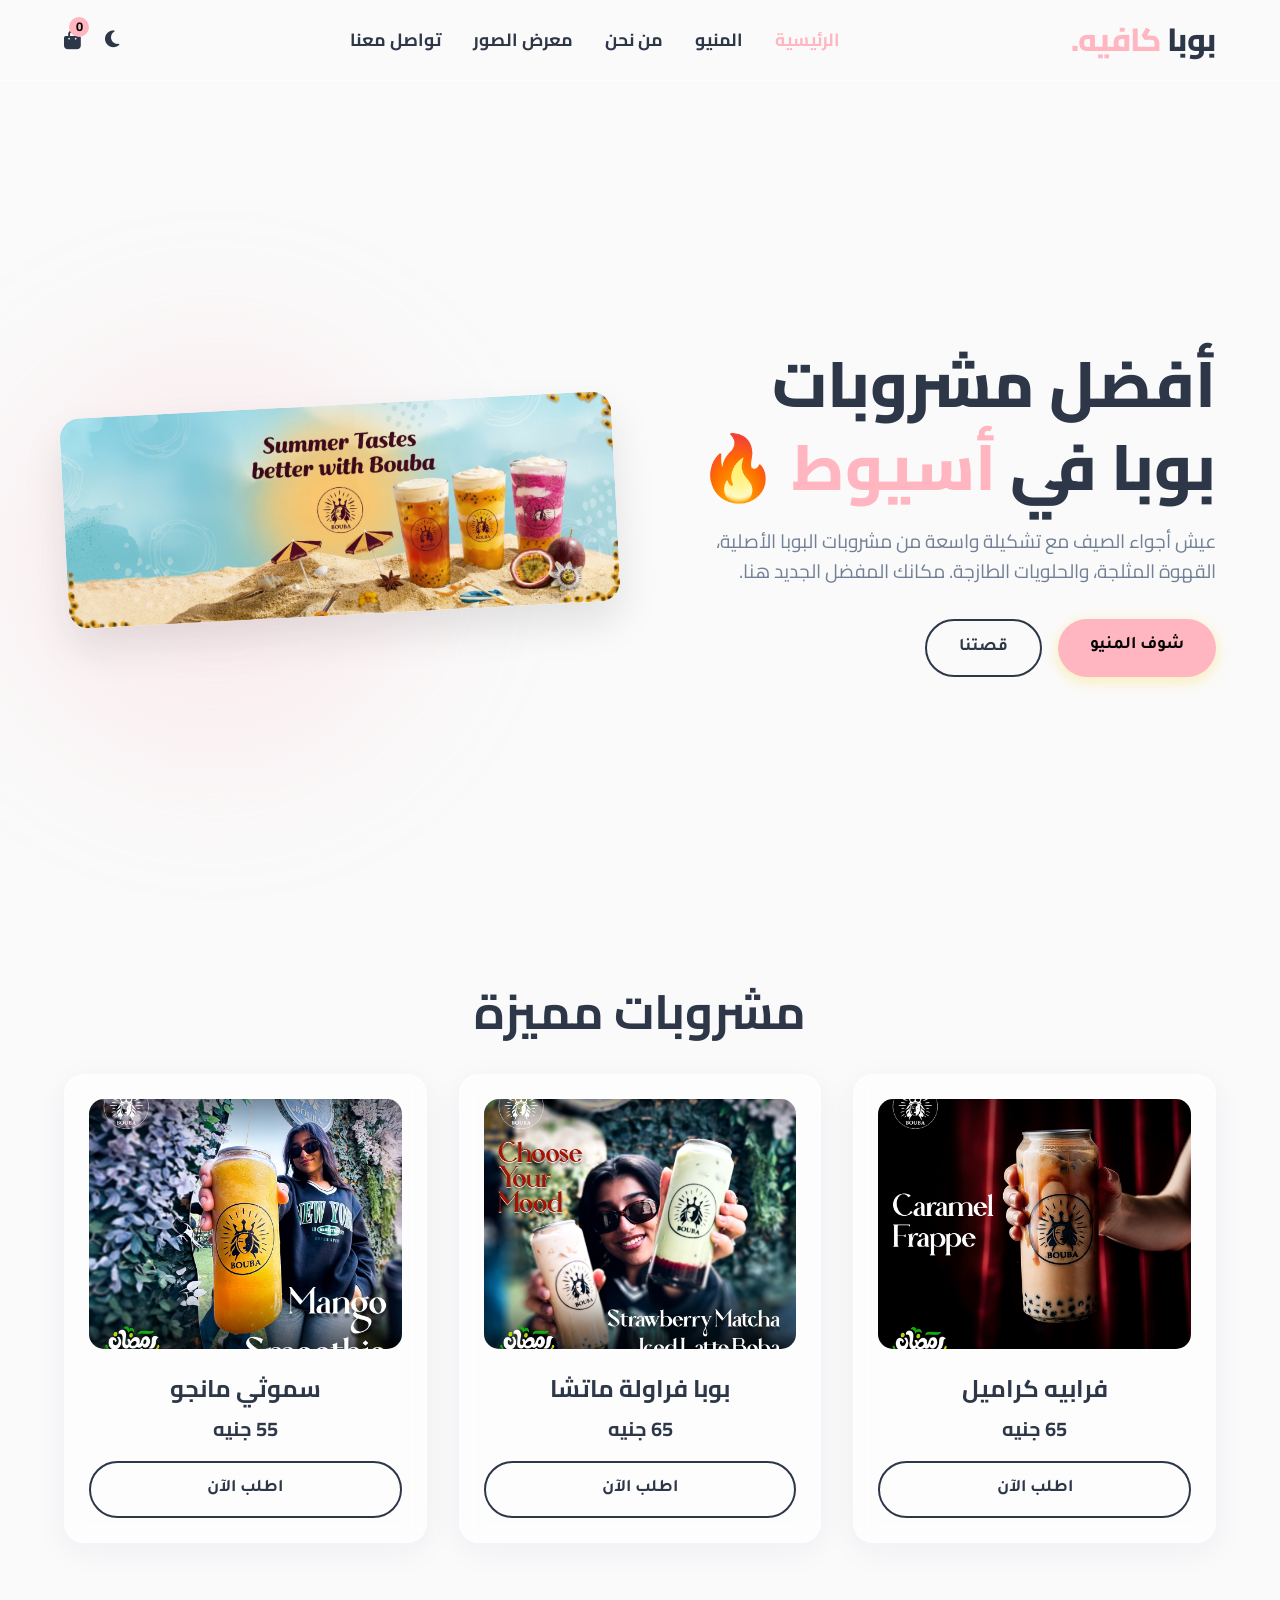
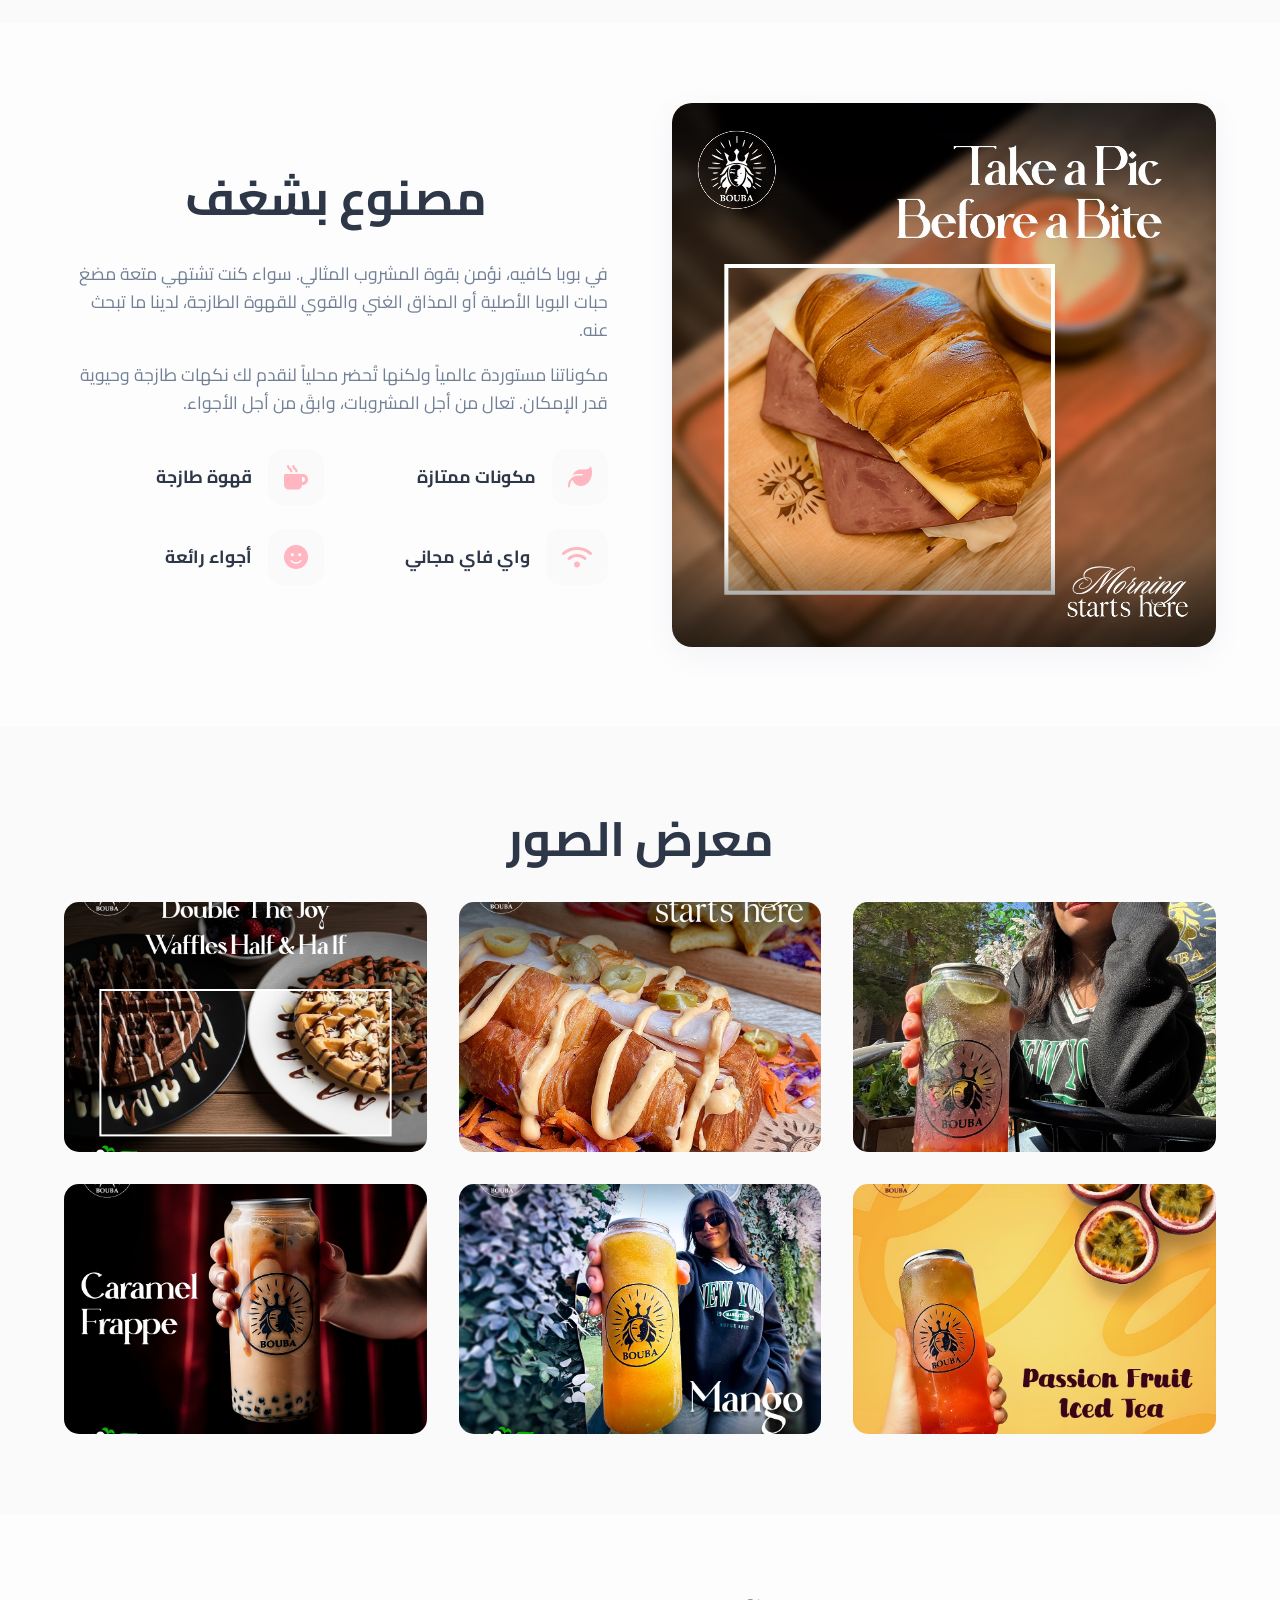
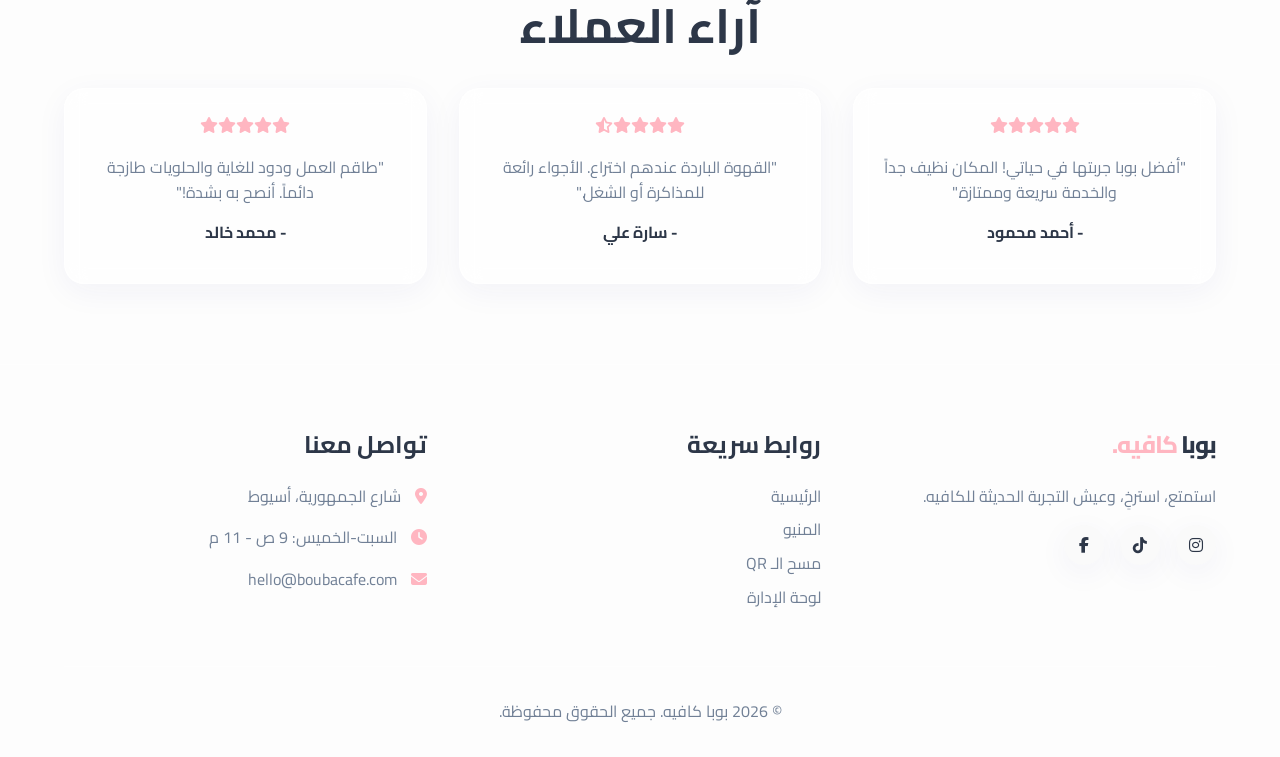
<file: index.html>
<!DOCTYPE html>
<html lang="ar" dir="rtl">
<head>
    <meta charset="UTF-8">
    <meta name="viewport" content="width=device-width, initial-scale=1.0">
    <title>بوبا كافيه - أفضل مشروبات بوبا في أسيوط</title>
    <meta name="description" content="استمتع بأفضل مشروبات بوبا، القهوة المثلجة والحلويات في أسيوط.">
    <!-- Font Awesome -->
    <link rel="stylesheet" href="https://cdnjs.cloudflare.com/ajax/libs/font-awesome/6.4.0/css/all.min.css">
    <!-- Main CSS -->
    <link rel="stylesheet" href="css/style.css">
</head>
<body>

    <!-- Header & Navigation -->
    <header>
        <nav class="container">
            <a href="index.html" class="logo">بوبا <span>كافيه.</span></a>
            
            <ul class="nav-links">
                <li><a href="index.html" style="color: var(--primary-color);">الرئيسية</a></li>
                <li><a href="menu.html">المنيو</a></li>
                <li><a href="#about">من نحن</a></li>
                <li><a href="#gallery">معرض الصور</a></li>
                <li><a href="#contact">تواصل معنا</a></li>
            </ul>

            <div class="nav-icons">
                <button class="icon-btn" id="theme-toggle" aria-label="تبديل المظهر">
                    <i class="fa-solid fa-moon"></i>
                </button>
                <a href="cart.html" class="icon-btn" aria-label="السلة">
                    <i class="fa-solid fa-bag-shopping"></i>
                    <span class="cart-count" id="cart-badge">0</span>
                </a>
                <button class="icon-btn mobile-menu-btn" id="mobile-menu-btn" aria-label="القائمة">
                    <i class="fa-solid fa-bars"></i>
                </button>
            </div>
        </nav>
    </header>

    <!-- Toast Notification Container -->
    <div id="toast-container"></div>

    <!-- Hero Section -->
    <section class="hero container">
        <div class="hero-content">
            <div class="hero-text">
                <h1>أفضل مشروبات بوبا في <span style="color: var(--primary-color);">أسيوط 🔥</span></h1>
                <p>عيش أجواء الصيف مع تشكيلة واسعة من مشروبات البوبا الأصلية، القهوة المثلجة، والحلويات الطازجة. مكانك المفضل الجديد هنا.</p>
                <div class="hero-btns">
                    <a href="menu.html" class="btn btn-primary">شوف المنيو</a>
                    <a href="#about" class="btn btn-outline">قصتنا</a>
                </div>
            </div>
            <div class="hero-image">
                <div class="blob"></div>
                <img src="assets/images/hero_banner.png" alt="بوبا كافيه - صيف بطعم بوبا" style="border-radius:20px;">
            </div>
        </div>
    </section>

    <!-- Featured Section -->
    <section class="section" id="featured">
        <div class="container">
            <h2>مشروبات مميزة</h2>
            <div class="featured-grid">
                <!-- Card 1 -->
                <div class="drink-card fade-in">
                    <div class="drink-img-wrap">
                        <img src="assets/images/caramel_frappe.jpg" alt="فرابيه كراميل" style="object-fit:cover;">
                    </div>
                    <h3 class="drink-name">فرابيه كراميل</h3>
                    <div class="drink-price">65 جنيه</div>
                    <a href="menu.html" class="btn btn-outline" style="width: 100%;">اطلب الآن</a>
                </div>
                <!-- Card 2 -->
                <div class="drink-card fade-in" style="animation-delay: 0.2s;">
                    <div class="drink-img-wrap">
                        <img src="assets/images/strawberry_matcha.jpg" alt="بوبا فراولة ماتشا" style="object-fit:cover;">
                    </div>
                    <h3 class="drink-name">بوبا فراولة ماتشا</h3>
                    <div class="drink-price">65 جنيه</div>
                    <a href="menu.html" class="btn btn-outline" style="width: 100%;">اطلب الآن</a>
                </div>
                <!-- Card 3 -->
                <div class="drink-card fade-in" style="animation-delay: 0.4s;">
                    <div class="drink-img-wrap">
                        <img src="assets/images/mango_smoothie.jpg" alt="سموثي مانجو" style="object-fit:cover;">
                    </div>
                    <h3 class="drink-name">سموثي مانجو</h3>
                    <div class="drink-price">55 جنيه</div>
                    <a href="menu.html" class="btn btn-outline" style="width: 100%;">اطلب الآن</a>
                </div>
            </div>
        </div>
    </section>

    <!-- About Section -->
    <section class="section" id="about" style="background-color: var(--card-bg);">
        <div class="container about-grid">
            <div class="about-image fade-in">
                <img src="assets/images/croissant_sandwich.jpg" alt="عن بوبا كافيه" style="border-radius: 20px; box-shadow: var(--shadow);">
            </div>
            <div class="about-text fade-in" style="animation-delay: 0.2s;">
                <h2>مصنوع بشغف</h2>
                <p>في بوبا كافيه، نؤمن بقوة المشروب المثالي. سواء كنت تشتهي متعة مضغ حبات البوبا الأصلية أو المذاق الغني والقوي للقهوة الطازجة، لدينا ما تبحث عنه.</p>
                <p>مكوناتنا مستوردة عالمياً ولكنها تُحضر محلياً لنقدم لك نكهات طازجة وحيوية قدر الإمكان. تعال من أجل المشروبات، وابقَ من أجل الأجواء.</p>
                
                <div class="about-features">
                    <div class="feature">
                        <i class="fa-solid fa-leaf"></i>
                        <span>مكونات ممتازة</span>
                    </div>
                    <div class="feature">
                        <i class="fa-solid fa-mug-hot"></i>
                        <span>قهوة طازجة</span>
                    </div>
                    <div class="feature">
                        <i class="fa-solid fa-wifi"></i>
                        <span>واي فاي مجاني</span>
                    </div>
                    <div class="feature">
                        <i class="fa-solid fa-face-smile"></i>
                        <span>أجواء رائعة</span>
                    </div>
                </div>
            </div>
        </div>
    </section>

    <!-- Gallery Section Placeholder -->
    <section class="section" id="gallery">
        <div class="container">
            <h2>معرض الصور</h2>
            <div class="featured-grid">
                <div class="drink-img-wrap" style="margin:0; border-radius:15px; overflow:hidden;"><img src="assets/images/boba_girl.jpg" alt="بوبا كافيه" style="object-fit:cover; height:250px;"></div>
                <div class="drink-img-wrap" style="margin:0; border-radius:15px; overflow:hidden;"><img src="assets/images/morning_croissant2.jpg" alt="فطور بوبا" style="object-fit:cover; height:250px;"></div>
                <div class="drink-img-wrap" style="margin:0; border-radius:15px; overflow:hidden;"><img src="assets/images/waffles.jpg" alt="وافل بوبا" style="object-fit:cover; height:250px;"></div>
                <div class="drink-img-wrap" style="margin:0; border-radius:15px; overflow:hidden;"><img src="assets/images/passion_fruit_icetea.jpg" alt="باشن فروت" style="object-fit:cover; height:250px;"></div>
                <div class="drink-img-wrap" style="margin:0; border-radius:15px; overflow:hidden;"><img src="assets/images/mango_smoothie.jpg" alt="سموثي مانجو" style="object-fit:cover; height:250px;"></div>
                <div class="drink-img-wrap" style="margin:0; border-radius:15px; overflow:hidden;"><img src="assets/images/caramel_frappe.jpg" alt="فرابيه كراميل" style="object-fit:cover; height:250px;"></div>
            </div>
        </div>
    </section>

    <!-- Testimonials Placeholder -->
    <section class="section" id="testimonials" style="background-color: var(--card-bg);">
        <div class="container">
            <h2>آراء العملاء</h2>
            <div class="featured-grid">
                <div class="drink-card">
                    <div style="color: var(--primary-color); margin-bottom: 1rem;"><i class="fa-solid fa-star"></i><i class="fa-solid fa-star"></i><i class="fa-solid fa-star"></i><i class="fa-solid fa-star"></i><i class="fa-solid fa-star"></i></div>
                    <p style="margin-bottom: 1rem; color: var(--text-light);">"أفضل بوبا جربتها في حياتي! المكان نظيف جداً والخدمة سريعة وممتازة."</p>
                    <h4>- أحمد محمود</h4>
                </div>
                <div class="drink-card">
                    <div style="color: var(--primary-color); margin-bottom: 1rem;"><i class="fa-solid fa-star"></i><i class="fa-solid fa-star"></i><i class="fa-solid fa-star"></i><i class="fa-solid fa-star"></i><i class="fa-solid fa-star-half-stroke"></i></div>
                    <p style="margin-bottom: 1rem; color: var(--text-light);">"القهوة الباردة عندهم اختراع. الأجواء رائعة للمذاكرة أو الشغل."</p>
                    <h4>- سارة علي</h4>
                </div>
                <div class="drink-card">
                    <div style="color: var(--primary-color); margin-bottom: 1rem;"><i class="fa-solid fa-star"></i><i class="fa-solid fa-star"></i><i class="fa-solid fa-star"></i><i class="fa-solid fa-star"></i><i class="fa-solid fa-star"></i></div>
                    <p style="margin-bottom: 1rem; color: var(--text-light);">"طاقم العمل ودود للغاية والحلويات طازجة دائماً. أنصح به بشدة!"</p>
                    <h4>- محمد خالد</h4>
                </div>
            </div>
        </div>
    </section>

    <!-- Footer / Contact & Map Placeholder -->
    <footer id="contact">
        <div class="container">
            <div class="footer-grid">
                <div class="footer-col">
                    <h3 class="logo">بوبا <span>كافيه.</span></h3>
                    <p>استمتع، استرخِ، وعيش التجربة الحديثة للكافيه.</p>
                    <div class="social-links">
                        <a href="#"><i class="fa-brands fa-instagram"></i></a>
                        <a href="#"><i class="fa-brands fa-tiktok"></i></a>
                        <a href="#"><i class="fa-brands fa-facebook-f"></i></a>
                    </div>
                </div>
                <div class="footer-col">
                    <h3>روابط سريعة</h3>
                    <ul>
                        <li><a href="index.html" style="color: var(--text-light); margin-bottom: 0.5rem; display: block;">الرئيسية</a></li>
                        <li><a href="menu.html" style="color: var(--text-light); margin-bottom: 0.5rem; display: block;">المنيو</a></li>
                        <li><a href="qr.html" style="color: var(--text-light); margin-bottom: 0.5rem; display: block;">مسح الـ QR</a></li>
                        <li><a href="admin.html" style="color: var(--text-light); margin-bottom: 0.5rem; display: block;">لوحة الإدارة</a></li>
                    </ul>
                </div>
                <div class="footer-col">
                    <h3>تواصل معنا</h3>
                    <p><i class="fa-solid fa-location-dot" style="margin-left: 10px; color: var(--primary-color);"></i> شارع الجمهورية، أسيوط</p>
                    <p><i class="fa-solid fa-clock" style="margin-left: 10px; color: var(--primary-color);"></i> السبت-الخميس: 9 ص - 11 م</p>
                    <p><i class="fa-solid fa-envelope" style="margin-left: 10px; color: var(--primary-color);"></i> hello@boubacafe.com</p>
                </div>
            </div>
            <div class="footer-bottom">
                <p>&copy; 2026 بوبا كافيه. جميع الحقوق محفوظة.</p>
            </div>
        </div>
    </footer>

    <script src="js/app.js"></script>
</body>
</html>
</file>
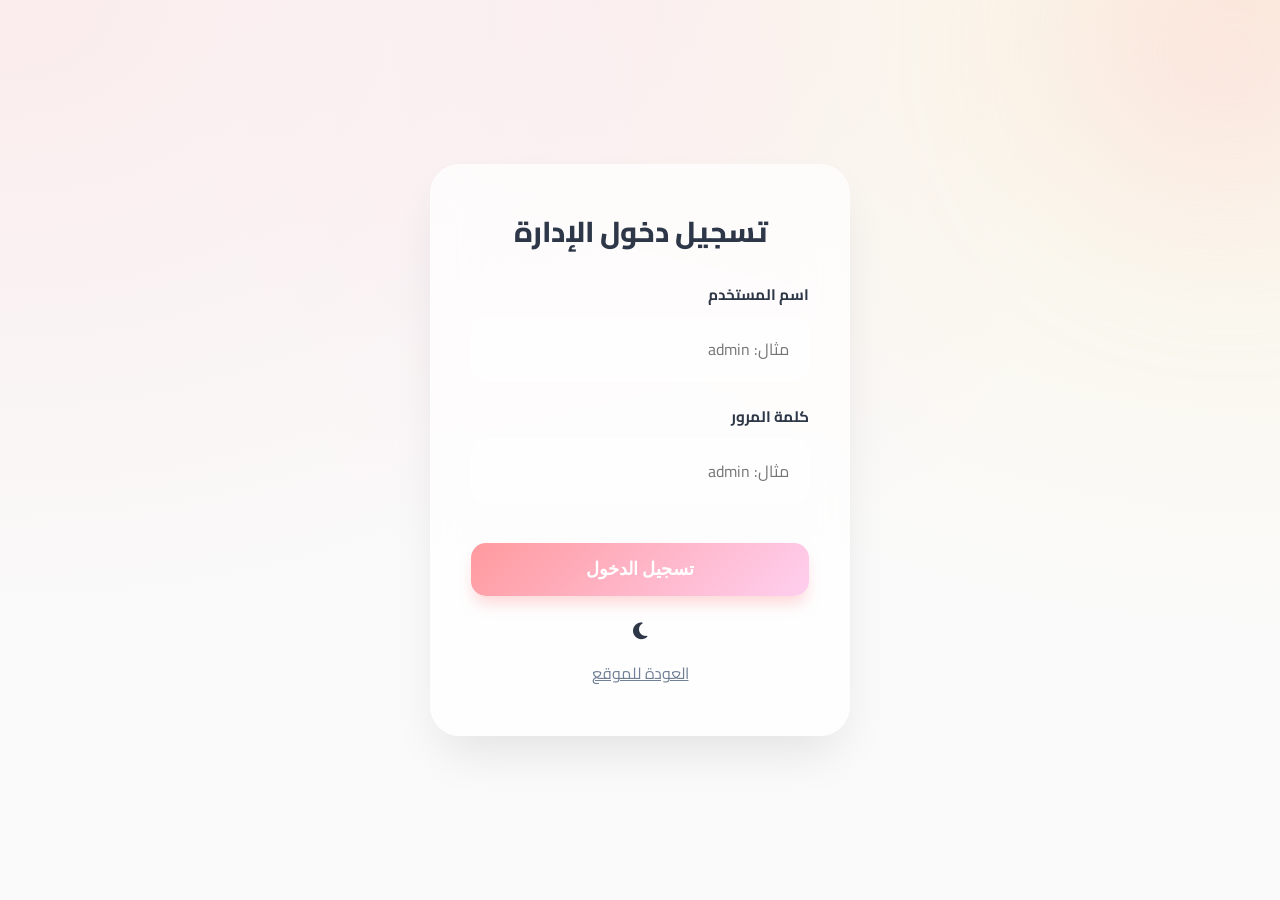
<file: admin.html>
<!DOCTYPE html>
<html lang="ar" dir="rtl">
<head>
    <meta charset="UTF-8">
    <meta name="viewport" content="width=device-width, initial-scale=1.0">
    <title>تسجيل الدخول - لوحة الإدارة</title>
    <!-- Font Awesome -->
    <link rel="stylesheet" href="https://cdnjs.cloudflare.com/ajax/libs/font-awesome/6.4.0/css/all.min.css">
    <!-- Main CSS -->
    <link rel="stylesheet" href="css/style.css">
    <style>
        :root {
            --primary-gradient: linear-gradient(135deg, #ff9a9e 0%, #fecfef 100%);
            --glass-bg: rgba(255, 255, 255, 0.7);
            --glass-border: rgba(255, 255, 255, 0.3);
        }

        body.dark-theme {
            --glass-bg: rgba(30, 30, 30, 0.7);
            --glass-border: rgba(255, 255, 255, 0.1);
        }

        .login-page {
            display: flex;
            justify-content: center;
            align-items: center;
            min-height: 100vh;
            background: var(--bg-color);
            background-image: 
                radial-gradient(at 0% 0%, rgba(255, 154, 158, 0.15) 0, transparent 50%), 
                radial-gradient(at 50% 0%, rgba(254, 207, 239, 0.15) 0, transparent 50%), 
                radial-gradient(at 100% 0%, rgba(250, 204, 21, 0.1) 0, transparent 50%);
            position: relative;
            overflow: hidden;
        }

        .login-page::before {
            content: '';
            position: absolute;
            width: 300px;
            height: 300px;
            background: var(--primary-gradient);
            filter: blur(100px);
            border-radius: 50%;
            top: -100px;
            right: -100px;
            opacity: 0.3;
        }

        .login-card {
            background: var(--glass-bg);
            backdrop-filter: blur(20px);
            -webkit-backdrop-filter: blur(20px);
            padding: 3rem 2.5rem;
            border-radius: 30px;
            box-shadow: 0 25px 50px -12px rgba(0, 0, 0, 0.1);
            width: 100%;
            max-width: 420px;
            text-align: center;
            border: 1px solid var(--glass-border);
            z-index: 1;
            transition: var(--transition);
        }

        .login-card:hover {
            transform: translateY(-5px);
            box-shadow: 0 30px 60px -12px rgba(0, 0, 0, 0.15);
        }

        .login-card h2 {
            margin-bottom: 2rem;
            color: var(--text-color);
            font-size: 1.8rem;
            font-weight: 800;
        }

        .form-group {
            margin-bottom: 1.5rem;
            text-align: right;
        }

        .form-group label {
            display: block;
            margin-bottom: 0.6rem;
            font-weight: 700;
            color: var(--text-color);
            font-size: 0.95rem;
        }

        .form-control {
            width: 100%;
            padding: 1rem 1.2rem;
            border: 1px solid var(--border-color);
            border-radius: 15px;
            font-family: inherit;
            font-size: 1rem;
            background-color: rgba(255, 255, 255, 0.5);
            color: var(--text-color);
            transition: var(--transition);
        }

        body.dark-theme .form-control {
            background-color: rgba(0, 0, 0, 0.2);
        }

        .form-control:focus {
            outline: none;
            border-color: var(--primary-color);
            box-shadow: 0 0 0 4px rgba(255, 154, 158, 0.2);
            background-color: var(--bg-color);
        }

        .error-msg {
            color: #EF4444;
            font-size: 0.95rem;
            margin-bottom: 1.5rem;
            font-weight: bold;
            display: none;
            background: rgba(239, 68, 68, 0.1);
            padding: 0.8rem;
            border-radius: 12px;
            border: 1px solid rgba(239, 68, 68, 0.2);
        }

        .login-btn {
            width: 100%;
            padding: 1rem;
            border-radius: 15px;
            background: var(--primary-gradient);
            color: white;
            font-weight: 700;
            font-size: 1.1rem;
            border: none;
            cursor: pointer;
            transition: var(--transition);
            box-shadow: 0 10px 15px -3px rgba(255, 154, 158, 0.4);
            margin-top: 1rem;
        }

        .login-btn:hover {
            transform: scale(1.02);
            box-shadow: 0 20px 25px -5px rgba(255, 154, 158, 0.5);
        }

        .login-btn:active {
            transform: scale(0.98);
        }
    </style>
</head>
<body>

    <div class="login-page">
        <div class="login-card fade-in">
            <h2>تسجيل دخول الإدارة</h2>
            <div id="login-error" class="error-msg">بيانات غير صحيحة</div>
            <form id="login-form">
                <div class="form-group">
                    <label>اسم المستخدم</label>
                    <input type="text" id="username" class="form-control" required placeholder="مثال: admin">
                </div>
                <div class="form-group">
                    <label>كلمة المرور</label>
                    <input type="password" id="password" class="form-control" required placeholder="مثال: admin">
                </div>
                <button type="submit" class="login-btn">تسجيل الدخول</button>
            </form>
            <div style="margin-top: 1.5rem;">
                <button class="icon-btn" id="theme-toggle" aria-label="تبديل المظهر">
                    <i class="fa-solid fa-moon"></i>
                </button>
                <a href="index.html" style="display: block; margin-top: 1rem; color: var(--text-light); text-decoration: underline;">العودة للموقع</a>
            </div>
        </div>
    </div>
    <script src="js/app.js"></script>
    <!-- Login Logic -->
    <script>
        document.addEventListener('DOMContentLoaded', () => {
            const loginForm = document.getElementById('login-form');
            if (loginForm) {
                loginForm.addEventListener('submit', (e) => {
                    e.preventDefault();
                    const user = document.getElementById('username').value;
                    const pass = document.getElementById('password').value;

                    if (user === 'admin' && pass === 'admin') {
                        sessionStorage.setItem('bouba_admin_logged_in', 'true');
                        window.location.href = 'dashboard.html';
                    } else {
                        const errorMsg = document.getElementById('login-error');
                        if (errorMsg) errorMsg.style.display = 'block';
                    }
                });
            }

            // If already logged in, redirect
            if (sessionStorage.getItem('bouba_admin_logged_in') === 'true') {
                window.location.href = 'dashboard.html';
            }
        });
    </script>
</body>
</html>
</file>
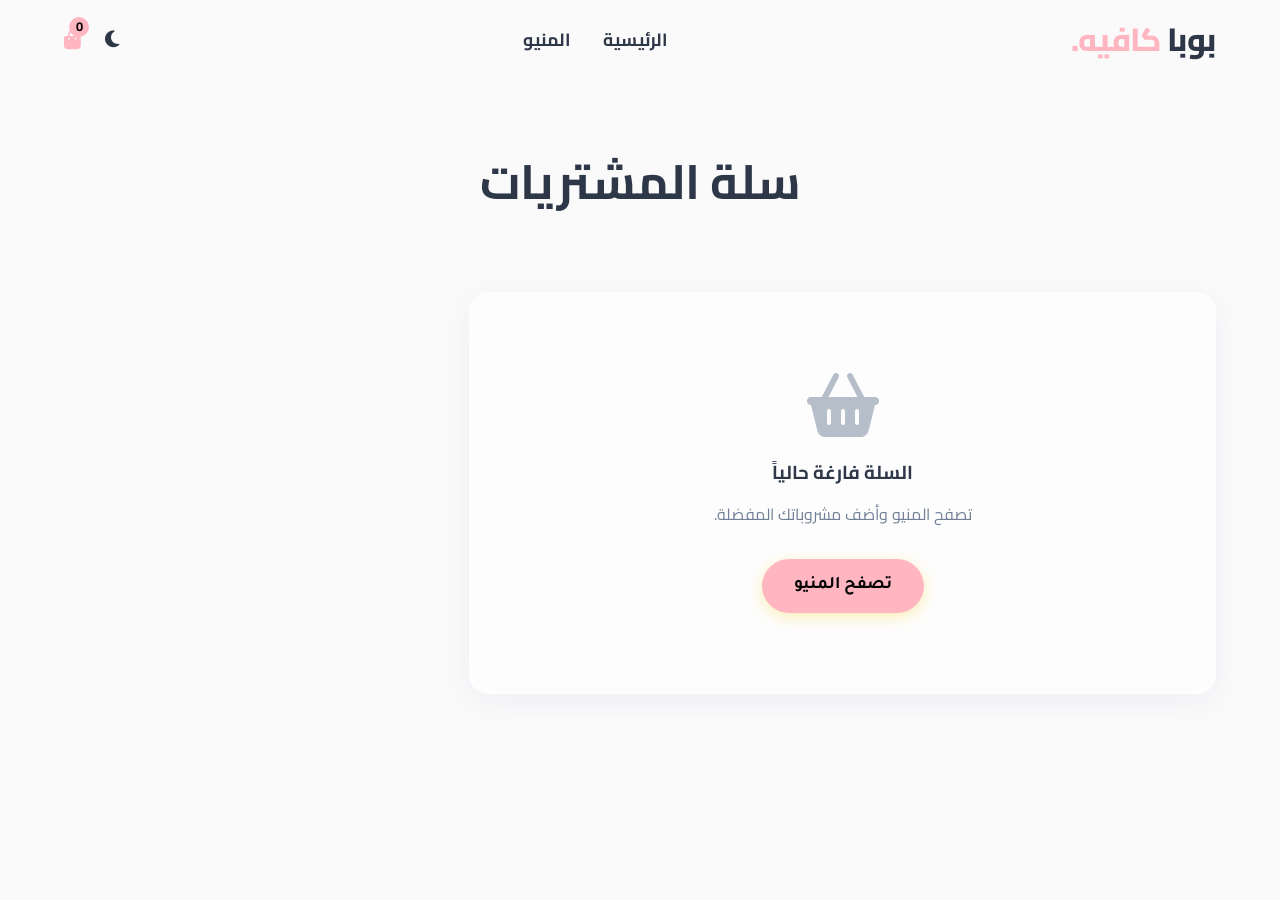
<file: cart.html>
<!DOCTYPE html>
<html lang="ar" dir="rtl">
<head>
    <meta charset="UTF-8">
    <meta name="viewport" content="width=device-width, initial-scale=1.0">
    <title>سلة المشتريات - بوبا كافيه</title>
    <!-- Font Awesome -->
    <link rel="stylesheet" href="https://cdnjs.cloudflare.com/ajax/libs/font-awesome/6.4.0/css/all.min.css">
    <!-- Main CSS -->
    <link rel="stylesheet" href="css/style.css">
</head>
<body>

    <!-- Header & Navigation -->
    <header>
        <nav class="container">
            <a href="index.html" class="logo">بوبا <span>كافيه.</span></a>
            
            <ul class="nav-links">
                <li><a href="index.html">الرئيسية</a></li>
                <li><a href="menu.html">المنيو</a></li>
            </ul>

            <div class="nav-icons">
                <button class="icon-btn" id="theme-toggle" aria-label="تبديل المظهر">
                    <i class="fa-solid fa-moon"></i>
                </button>
                <a href="cart.html" class="icon-btn" style="color: var(--primary-color);" aria-label="السلة">
                    <i class="fa-solid fa-bag-shopping"></i>
                    <span class="cart-count" id="cart-badge">0</span>
                </a>
                <button class="icon-btn mobile-menu-btn" id="mobile-menu-btn" aria-label="القائمة">
                    <i class="fa-solid fa-bars"></i>
                </button>
            </div>
        </nav>
    </header>

    <!-- Toast Container -->
    <div id="toast-container"></div>

    <section class="page-header">
        <div class="container">
            <h2>سلة المشتريات</h2>
        </div>
    </section>

    <!-- Cart Content -->
    <section class="section" style="padding-top: 0;">
        <div class="container cart-container">
            <!-- Items List -->
            <div class="cart-items" id="cart-items-container">
                <!-- Injected via JS -->
                <div class="empty-state" id="empty-cart-msg">
                    <i class="fa-solid fa-basket-shopping"></i>
                    <h3>السلة فارغة حالياً</h3>
                    <p style="color: var(--text-light); margin: 1rem 0 2rem;">تصفح المنيو وأضف مشروباتك المفضلة.</p>
                    <a href="menu.html" class="btn btn-primary">تصفح المنيو</a>
                </div>
            </div>

            <!-- Summary Sidebar -->
            <div class="cart-summary" id="cart-summary-box" style="display: none;">
                <h3 style="margin-bottom: 1.5rem; padding-bottom: 1rem; border-bottom: 1px solid var(--border-color);">ملخص الطلب</h3>
                
                <div class="summary-row">
                    <span style="color: var(--text-light);">عدد المنتجات</span>
                    <span id="summary-count">0</span>
                </div>
                
                <div class="summary-total">
                    <span>الإجمالي</span>
                    <span id="summary-total-price">$0.00</span>
                </div>

                <button class="btn btn-whatsapp" id="whatsapp-order-btn">
                    <i class="fa-brands fa-whatsapp"></i>
                    اطلب عبر واتساب
                </button>
            </div>
        </div>
    </section>

    <script src="js/app.js"></script>
</body>
</html>
</file>
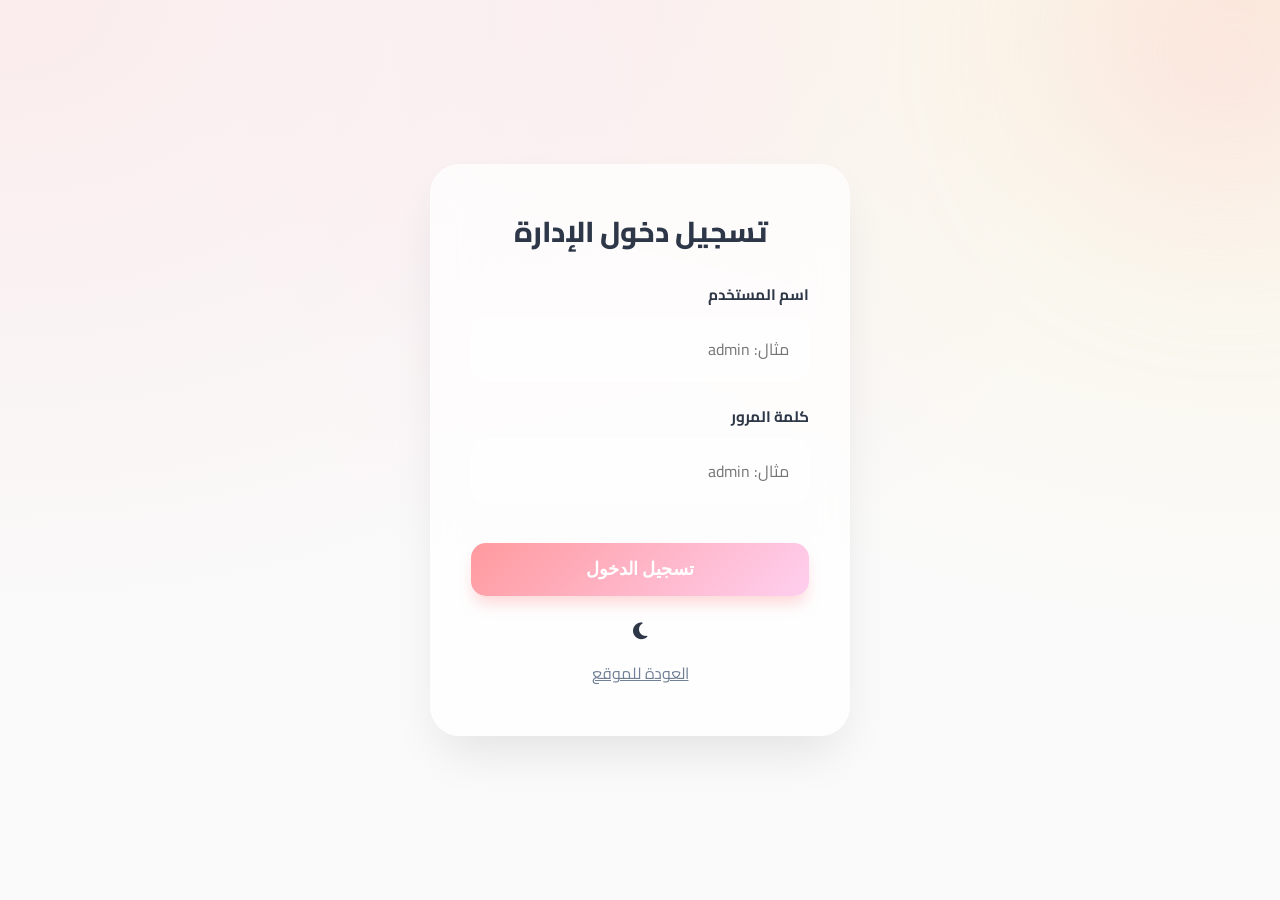
<file: dashboard.html>
<!DOCTYPE html>
<html lang="ar" dir="rtl">
<head>
    <meta charset="UTF-8">
    <meta name="viewport" content="width=device-width, initial-scale=1.0">
    <title>لوحة التحكم - بوبا كافيه</title>
    <!-- Font Awesome -->
    <link rel="stylesheet" href="https://cdnjs.cloudflare.com/ajax/libs/font-awesome/6.4.0/css/all.min.css">
    <!-- Main CSS -->
    <link rel="stylesheet" href="css/style.css">
    <!-- Dashboard specific styles will be here to keep it self contained or reuse style.css -->
    <style>
        /* Fix: override global nav style that breaks the sidebar */
        body.admin-mode nav {
            display: flex;
            flex-direction: column;
            height: auto;
            justify-content: flex-start;
            align-items: stretch;
            flex: 1;
            padding: 0;
            background: transparent;
            border: none;
            backdrop-filter: none;
        }

        body.admin-mode {
            display: flex;
            height: 100vh;
            overflow: hidden;
            background: var(--bg-color);
            background-image: 
                radial-gradient(at 100% 0%, rgba(255, 154, 158, 0.1) 0, transparent 40%),
                radial-gradient(at 0% 100%, rgba(254, 207, 239, 0.1) 0, transparent 40%);
            direction: rtl;
            font-family: 'Cairo', 'Tajawal', sans-serif;
        }

        .sidebar {
            width: var(--sidebar-width);
            background: var(--sidebar-bg);
            backdrop-filter: blur(20px);
            -webkit-backdrop-filter: blur(20px);
            border-left: 1px solid var(--border-color);
            display: flex;
            flex-direction: column;
            padding: 2.5rem 0;
            z-index: 100;
            transition: var(--transition);
        }

        .sidebar-header {
            padding: 0 2rem 2.5rem;
            border-bottom: 1px solid var(--border-color);
            margin-bottom: 1.5rem;
        }

        .sidebar-header .logo {
            font-size: 1.8rem;
            margin: 0;
        }

        .menu-item {
            display: flex;
            align-items: center;
            gap: 1.2rem;
            padding: 1.2rem 2rem;
            cursor: pointer;
            transition: var(--transition);
            color: var(--text-light);
            font-weight: 700;
            position: relative;
        }

        .menu-item:hover {
            color: var(--text-color);
            background: rgba(255, 154, 158, 0.05);
        }

        .menu-item.active {
            color: var(--primary-color);
            background: rgba(255, 154, 158, 0.1);
        }

        .menu-item.active::after {
            content: '';
            position: absolute;
            right: 0;
            top: 0;
            height: 100%;
            width: 5px;
            background: var(--primary-gradient);
            border-radius: 5px 0 0 5px;
        }

        .menu-item i {
            font-size: 1.2rem;
            width: 24px;
            text-align: center;
        }

        .logout-btn {
            margin: auto 1.5rem 0;
            padding: 1rem;
            display: flex;
            align-items: center;
            justify-content: center;
            gap: 0.8rem;
            border-radius: 15px;
            background: rgba(239, 68, 68, 0.1);
            color: #EF4444;
            cursor: pointer;
            font-weight: 700;
            transition: var(--transition);
            border: 1px solid rgba(239, 68, 68, 0.1);
        }

        .logout-btn:hover {
            background: #EF4444;
            color: white;
            transform: translateY(-2px);
            box-shadow: 0 10px 15px -3px rgba(239, 68, 68, 0.3);
        }

        .main-content {
            flex: 1;
            padding: 2.5rem 3.5rem;
            overflow-y: auto;
            scroll-behavior: smooth;
        }

        .view-section {
            display: none;
            max-width: 1200px;
            margin: 0 auto;
        }

        .view-section.active {
            display: block;
            animation: slideInUp 0.5s ease forwards;
        }

        .section-header {
            display: flex;
            justify-content: space-between;
            align-items: center;
            margin-bottom: 3rem;
        }

        .section-header h2 {
            font-size: 2.2rem;
            margin: 0;
            font-weight: 800;
            background: var(--primary-gradient);
            -webkit-background-clip: text;
            -webkit-text-fill-color: transparent;
        }

        .stat-grid {
            display: grid;
            grid-template-columns: repeat(auto-fit, minmax(280px, 1fr));
            gap: 2rem;
            margin-bottom: 3rem;
        }

        .stat-card {
            background: var(--card-glass);
            backdrop-filter: blur(15px);
            -webkit-backdrop-filter: blur(15px);
            padding: 2.5rem;
            border-radius: 25px;
            border: 1px solid var(--border-color);
            display: flex;
            align-items: center;
            gap: 2rem;
            transition: var(--transition);
        }

        .stat-card:hover {
            transform: translateY(-8px);
            box-shadow: var(--shadow-hover);
        }

        .stat-icon {
            width: 70px;
            height: 70px;
            border-radius: 20px;
            display: flex;
            align-items: center;
            justify-content: center;
            font-size: 2rem;
            background: var(--primary-gradient);
            color: white;
            box-shadow: 0 10px 20px -5px rgba(255, 154, 158, 0.4);
        }

        .stat-info h3 {
            margin: 0;
            font-size: 1.1rem;
            color: var(--text-light);
            font-weight: 600;
        }

        .stat-info p {
            margin: 0.5rem 0 0;
            font-size: 2.5rem;
            font-weight: 800;
            color: var(--text-color);
        }

        .admin-form {
            background: var(--card-glass);
            backdrop-filter: blur(15px);
            padding: 3rem;
            border-radius: 30px;
            border: 1px solid var(--border-color);
            box-shadow: var(--shadow);
        }

        .form-group label {
            font-weight: 700;
            margin-bottom: 0.8rem;
            display: block;
        }

        .form-control {
            border-radius: 15px;
            padding: 1rem 1.2rem;
            border: 1px solid var(--border-color);
            background: var(--bg-color);
            transition: var(--transition);
        }

        .form-control:focus {
            border-color: var(--primary-color);
            box-shadow: 0 0 0 4px rgba(255, 154, 158, 0.2);
        }

        .table-container {
            background: var(--card-glass);
            backdrop-filter: blur(15px);
            border-radius: 30px;
            padding: 2rem;
            border: 1px solid var(--border-color);
            box-shadow: var(--shadow);
            overflow: hidden;
        }

        .admin-table {
            width: 100%;
            border-collapse: separate;
            border-spacing: 0 0.8rem;
        }

        .admin-table th {
            padding: 1rem 1.5rem;
            text-align: right;
            font-weight: 800;
            color: var(--text-light);
            font-size: 0.95rem;
            text-transform: uppercase;
        }

        .admin-table tbody tr {
            background: var(--bg-color);
            transition: var(--transition);
        }

        .admin-table tbody tr:hover {
            transform: scale(1.01);
            box-shadow: var(--shadow);
        }

        .admin-table td {
            padding: 1.2rem 1.5rem;
            border-top: 1px solid var(--border-color);
            border-bottom: 1px solid var(--border-color);
        }

        .admin-table td:first-child {
            border-right: 1px solid var(--border-color);
            border-radius: 0 15px 15px 0;
        }

        .admin-table td:last-child {
            border-left: 1px solid var(--border-color);
            border-radius: 15px 0 0 15px;
        }

        .action-btns button {
            width: 40px;
            height: 40px;
            border-radius: 12px;
            display: flex;
            align-items: center;
            justify-content: center;
            font-size: 1.1rem;
            transition: var(--transition);
        }

        .action-btns button:hover {
            transform: translateY(-3px);
        }

        .search-bar {
            background: var(--card-glass);
            border-radius: 50px;
            padding: 0.2rem 0.2rem 0.2rem 1.5rem;
            border: 1px solid var(--border-color);
            display: flex;
            align-items: center;
            gap: 1rem;
            width: 100%;
            max-width: 400px;
            box-shadow: var(--shadow);
        }

        .search-bar input {
            border: none;
            background: transparent;
            padding: 0.8rem 0;
            font-size: 1rem;
            width: 100%;
        }

        .search-bar input:focus {
            outline: none;
        }

        .mobile-header {
            display: none;
        }

        /* Mobile Responsive */
        @media (max-width: 1024px) {
            body.admin-mode {
                flex-direction: column;
                overflow-y: auto;
            }
            .sidebar {
                width: 100%;
                height: auto;
                position: fixed;
                bottom: 0;
                left: 0;
                padding: 0.8rem 0;
                border-left: none;
                border-top: 1px solid var(--border-color);
                flex-direction: row;
                justify-content: space-around;
            }
            .sidebar-header {
                display: none;
            }
            body.admin-mode nav {
                flex-direction: row;
                justify-content: space-around;
                padding: 0;
            }
            .menu-item {
                flex-direction: column;
                padding: 0.8rem;
                gap: 0.4rem;
                font-size: 0.85rem;
            }
            .menu-item.active::after {
                width: 100%;
                height: 4px;
                top: auto;
                bottom: 0;
                border-radius: 5px 5px 0 0;
            }
            .logout-btn {
                display: none;
            }
            .main-content {
                padding: 1.5rem;
                margin-bottom: 80px;
            }
            .mobile-header {
                display: flex;
                padding: 1.5rem;
                background: var(--sidebar-bg);
                backdrop-filter: blur(20px);
                border-bottom: 1px solid var(--border-color);
                justify-content: space-between;
                align-items: center;
                position: sticky;
                top: 0;
                z-index: 90;
            }
            .section-header {
                flex-direction: column;
                align-items: flex-start;
                gap: 1.5rem;
            }
        }
    </style>
</head>
<body class="admin-mode">

    <!-- Toast Container -->
    <div id="toast-container"></div>

    <!-- Mobile Header -->
    <div class="mobile-header">
        <h2 class="logo" style="margin: 0; font-size: 1.5rem;">الإدارة.</h2>
        <button class="btn btn-outline" id="mobile-logout-btn" style="padding: 0.4rem 1rem; font-size: 0.9rem; border-color: #EF4444; color: #EF4444;">
            <i class="fa-solid fa-sign-out-alt"></i> خروج
        </button>
    </div>

    <!-- Sidebar -->
    <aside class="sidebar">
        <div class="sidebar-header">
            <h2 class="logo">الإدارة.</h2>
        </div>
        <nav style="flex: 1;">
            <div class="menu-item active" data-target="view-dashboard">
                <i class="fa-solid fa-chart-line"></i> الرئيسية
            </div>
            <div class="menu-item" data-target="view-add">
                <i class="fa-solid fa-plus-circle"></i> إضافة منتج
            </div>
            <div class="menu-item" data-target="view-manage">
                <i class="fa-solid fa-boxes-stacked"></i> إدارة المنتجات
            </div>
            <div class="menu-item" data-target="view-offers">
                <i class="fa-solid fa-tags"></i> العروض
            </div>
        </nav>
        <div class="logout-btn" id="logout-btn">
            <i class="fa-solid fa-sign-out-alt"></i> تسجيل الخروج
        </div>
    </aside>

    <!-- Main Content -->
    <main class="main-content">
        <!-- View: Dashboard Overview -->
        <section id="view-dashboard" class="view-section active">
            <div class="section-header">
                <h2>نظرة عامة</h2>
                <div>
                    <button class="icon-btn" id="theme-toggle" aria-label="تبديل المظهر" style="margin-left: 1rem;">
                        <i class="fa-solid fa-moon"></i>
                    </button>
                    <a href="index.html" target="_blank" class="btn btn-outline">تصفح الموقع <i class="fa-solid fa-external-link-alt" style="margin-right: 5px;"></i></a>
                </div>
            </div>
            <div class="stat-grid">
                <div class="stat-card">
                    <div class="stat-icon">
                        <i class="fa-solid fa-boxes-stacked"></i>
                    </div>
                    <div class="stat-info">
                        <h3>إجمالي المنتجات</h3>
                        <p id="stat-total">0</p>
                    </div>
                </div>
                <div class="stat-card">
                    <div class="stat-icon" style="background: linear-gradient(135deg, #f093fb 0%, #f5576c 100%);">
                        <i class="fa-solid fa-tags"></i>
                    </div>
                    <div class="stat-info">
                        <h3>العروض النشطة</h3>
                        <p id="stat-offers">0</p>
                    </div>
                </div>
                <div class="stat-card">
                    <div class="stat-icon" style="background: linear-gradient(135deg, #4facfe 0%, #00f2fe 100%);">
                        <i class="fa-solid fa-circle-xmark"></i>
                    </div>
                    <div class="stat-info">
                        <h3>منتجات غير متوفرة</h3>
                        <p id="stat-outofstock">0</p>
                    </div>
                </div>
            </div>
        </section>

        <!-- View: Add Product -->
        <section id="view-add" class="view-section">
            <div class="section-header">
                <h2 id="form-title">إضافة منتج جديد</h2>
            </div>
            <div class="admin-form">
                <form id="product-form">
                    <input type="hidden" id="product-id">
                    <div class="form-group">
                        <label>اسم المنتج</label>
                        <input type="text" id="product-name" class="form-control" required>
                    </div>
                    <div style="display: grid; grid-template-columns: 1fr 1fr; gap: 1rem;">
                        <div class="form-group">
                            <label>السعر (جنيه مصري)</label>
                            <input type="number" id="product-price" class="form-control" step="1" min="0" required>
                        </div>
                        <div class="form-group">
                            <label>القسم</label>
                            <select id="product-category" class="form-control" required>
                                <option value="mojito">موهيتو</option>
                                <option value="smoothie">سموثي</option>
                                <option value="icetea">آيس تي</option>
                                <option value="bobamix">بوبا ميكس</option>
                                <option value="milkshake">ميلك شيك</option>
                                <option value="icecoffee">آيس كوفي</option>
                                <option value="frappe">فرابيه</option>
                                <option value="matcha">ماتشا</option>
                            </select>
                        </div>
                    </div>
                    <div class="form-group" style="display: flex; gap: 1rem; align-items: center; margin-top: 1rem;">
                        <input type="checkbox" id="product-instock" checked style="width: 20px; height: 20px;">
                        <label for="product-instock" style="margin: 0; cursor: pointer;">متوفر في المخزون</label>
                    </div>
                    <div class="form-group">
                        <label>الصورة (رفع من الجهاز)</label>
                        <input type="file" id="product-image-file" class="form-control" accept="image/*">
                        <input type="hidden" id="product-image">
                    </div>
                    <div class="form-group">
                        <label>الوصف</label>
                        <textarea id="product-description" class="form-control" rows="3" required></textarea>
                    </div>
                    <button type="submit" class="btn btn-primary" id="form-submit-btn">إضافة المنتج</button>
                    <button type="button" class="btn btn-outline" id="form-cancel-btn" style="display: none; margin-right: 1rem;">إلغاء</button>
                </form>
            </div>
        </section>

        <!-- View: Manage Products -->
        <section id="view-manage" class="view-section">
            <div class="section-header">
                <h2>إدارة المنتجات</h2>
                <div class="search-bar" style="max-width: 300px; margin: 0;">
                    <i class="fa-solid fa-search"></i>
                    <input type="text" id="admin-search" placeholder="ابحث عن منتج...">
                </div>
            </div>
            <div class="table-container">
                <table class="admin-table">
                    <thead>
                        <tr>
                            <th>الصورة</th>
                            <th>الاسم</th>
                            <th>القسم</th>
                            <th>السعر</th>
                            <th>متوفر؟</th>
                            <th>إجراءات</th>
                        </tr>
                    </thead>
                    <tbody id="manage-tbody">
                        <!-- Injected via JS -->
                    </tbody>
                </table>
            </div>
        </section>

        <!-- View: Offers -->
        <section id="view-offers" class="view-section">
            <div class="section-header">
                <h2>إدارة العروض</h2>
            </div>
            <div class="table-container">
                <table class="admin-table">
                    <thead>
                        <tr>
                            <th>اسم المنتج</th>
                            <th>السعر الأصلي</th>
                            <th>عرض؟</th>
                            <th>نسبة الخصم (%)</th>
                            <th>السعر النهائي</th>
                            <th>حفظ</th>
                        </tr>
                    </thead>
                    <tbody id="offers-tbody">
                        <!-- Injected via JS -->
                    </tbody>
                </table>
            </div>
        </section>
    </main>

    <!-- Required Scripts -->
    <script src="js/dashboard.js"></script>
</body>
</html>
</file>
<file: css/style.css>
/* Import Arabic Fonts (Cairo & Tajawal) */
@import url('https://fonts.googleapis.com/css2?family=Cairo:wght@300;400;500;700;800&family=Tajawal:wght@300;400;500;700;800&display=swap');

/* CSS Variables */
:root {
  /* Colors - Light Theme (Pastel Pink, Blue, White) */
  --primary-color: #FFB6C1; /* Pastel Pink */
  --primary-hover: #FF9EAB;
  --secondary-color: #AEC6CF; /* Pastel Blue */
  --bg-color: #FAFAFA; /* Off White */
  --text-color: #2D3748; /* Dark Gray */
  --text-light: #718096; /* Gray */
  --card-bg: rgba(255, 255, 255, 0.65); /* Glassmorphism */
  --nav-bg: rgba(250, 250, 250, 0.75);
  --border-color: rgba(255, 255, 255, 0.5);
  --shadow: 0 8px 32px 0 rgba(31, 38, 135, 0.05);
  --shadow-hover: 0 8px 32px 0 rgba(31, 38, 135, 0.1);
  --transition: all 0.3s ease;
  
  /* WhatsApp Green */
  --whatsapp: #25D366;
  --whatsapp-hover: #20b858;
}

/* Dark Theme Variables */
body.dark-theme {
  --bg-color: #1A202C; /* Dark Background */
  --text-color: #F7FAFC; /* Light Text */
  --text-light: #A0AEC0;
  --card-bg: rgba(45, 55, 72, 0.65);
  --nav-bg: rgba(26, 32, 44, 0.75);
  --border-color: rgba(255, 255, 255, 0.1);
  --shadow: 0 8px 32px 0 rgba(0, 0, 0, 0.3);
  --shadow-hover: 0 8px 32px 0 rgba(0, 0, 0, 0.5);
  --primary-color: #FF9EAB;
}

/* Global Reset & RTL setup */
* {
  margin: 0;
  padding: 0;
  box-sizing: border-box;
}

body {
  font-family: 'Cairo', 'Tajawal', sans-serif;
  background-color: var(--bg-color);
  color: var(--text-color);
  line-height: 1.6;
  direction: rtl; /* Important for Arabic */
  text-align: right;
  transition: background-color 0.3s ease, color 0.3s ease;
  overflow-x: hidden;
}

a {
  text-decoration: none;
  color: inherit;
}

ul {
  list-style: none;
}

img {
  max-width: 100%;
  height: auto;
  display: block;
}

/* Typography */
h1, h2, h3, h4 {
  font-weight: 700;
  line-height: 1.3;
  margin-bottom: 1rem;
}

h1 {
  font-size: clamp(2.5rem, 5vw, 4rem);
  font-weight: 800;
}

h2 {
  font-size: clamp(2rem, 4vw, 3rem);
  text-align: center;
  margin-bottom: 2rem;
}

/* Buttons */
.btn {
  display: inline-block;
  padding: 0.8rem 2rem;
  border-radius: 50px;
  font-weight: 700;
  font-family: 'Tajawal', sans-serif;
  font-size: 1.1rem;
  cursor: pointer;
  transition: var(--transition);
  border: none;
  text-align: center;
}

.btn-primary {
  background-color: var(--primary-color);
  color: #000; /* Always black text on yellow for contrast */
  box-shadow: 0 4px 15px rgba(250, 204, 21, 0.3);
}

.btn-primary:hover {
  background-color: var(--primary-hover);
  transform: translateY(-3px) scale(1.02);
  box-shadow: 0 10px 25px rgba(250, 204, 21, 0.5);
}

.btn-outline {
  background: transparent;
  border: 2px solid var(--text-color);
  color: var(--text-color);
}

.btn-outline:hover {
  background: var(--text-color);
  color: var(--bg-color);
}

/* Layout Classes */
.container {
  max-width: 1200px;
  margin: 0 auto;
  padding: 0 1.5rem;
}

.section {
  padding: 5rem 0;
}

/* Navigation */
header {
  position: fixed;
  top: 0;
  left: 0;
  width: 100%;
  background-color: var(--nav-bg);
  backdrop-filter: blur(15px) saturate(180%);
  -webkit-backdrop-filter: blur(15px) saturate(180%);
  z-index: 1000;
  border-bottom: 1px solid var(--border-color);
  transition: var(--transition);
}

nav {
  display: flex;
  justify-content: space-between;
  align-items: center;
  height: 80px;
}

.logo {
  font-size: 2rem;
  font-weight: 800;
  color: var(--text-color);
  letter-spacing: -1px;
}

.logo span {
  color: var(--primary-color);
}

.nav-links {
  display: flex;
  gap: 2rem;
}

.nav-links a {
  font-weight: 700;
  font-size: 1.1rem;
  position: relative;
  transition: color 0.3s;
}

.nav-links a:hover {
  color: var(--primary-color);
}

.nav-links a::after {
  content: '';
  position: absolute;
  bottom: -5px;
  right: 0; /* Changed to right for RTL */
  width: 0;
  height: 2px;
  background-color: var(--primary-color);
  transition: width 0.3s;
}

.nav-links a:hover::after {
  width: 100%;
}

.nav-icons {
  display: flex;
  gap: 1.5rem;
  align-items: center;
}

.icon-btn {
  background: none;
  border: none;
  color: var(--text-color);
  font-size: 1.2rem;
  cursor: pointer;
  transition: color 0.3s;
  position: relative;
}

.icon-btn:hover {
  color: var(--primary-color);
}

.cart-count {
  position: absolute;
  top: -8px;
  right: -8px; /* Changed to right for better alignment in RTL */
  background-color: var(--primary-color);
  color: #000;
  font-size: 0.8rem;
  width: 20px;
  height: 20px;
  border-radius: 50%;
  display: flex;
  justify-content: center;
  align-items: center;
  font-weight: bold;
}

/* Hero Section */
.hero {
  padding-top: 120px;
  min-height: 100vh;
  display: flex;
  align-items: center;
}

.hero-content {
  display: grid;
  grid-template-columns: 1fr 1fr;
  gap: 3rem;
  align-items: center;
}

.hero-text {
  animation: slideInRight 1s ease forwards; /* Slide from right for RTL */
}

.hero-text p {
  font-size: 1.2rem;
  color: var(--text-light);
  margin-bottom: 2rem;
}

.hero-btns {
  display: flex;
  gap: 1rem;
}

.hero-image {
  position: relative;
  animation: slideInLeft 1s ease forwards;
}

.hero-image img {
  border-radius: 30px;
  box-shadow: 0 20px 40px rgba(0,0,0,0.1);
  transform: rotate(-3deg);
  transition: transform 0.5s ease;
}

.hero-image:hover img {
  transform: rotate(0deg) scale(1.02);
}

.blob {
  position: absolute;
  top: -50px;
  left: -50px;
  width: 400px;
  height: 400px;
  background: var(--primary-color);
  border-radius: 50%;
  filter: blur(80px);
  z-index: -1;
  opacity: 0.2;
}

/* Grid & Cards (Used in Home & Menu) */
.featured-grid {
  display: grid;
  grid-template-columns: repeat(auto-fit, minmax(280px, 1fr));
  gap: 2rem;
}

.drink-card {
  background-color: var(--card-bg);
  border-radius: 20px;
  padding: 1.5rem;
  text-align: center;
  box-shadow: var(--shadow);
  transition: all 0.4s cubic-bezier(0.175, 0.885, 0.32, 1.275);
  position: relative;
  overflow: hidden;
  border: 1px solid var(--border-color);
  backdrop-filter: blur(10px);
  -webkit-backdrop-filter: blur(10px);
}

.drink-card.out-of-stock {
  opacity: 0.6;
  filter: grayscale(100%);
  pointer-events: none;
}

.out-of-stock-badge {
  position: absolute;
  top: 15px;
  right: 15px;
  background: var(--text-color);
  color: var(--bg-color);
  padding: 0.4rem 1rem;
  border-radius: 20px;
  font-weight: 700;
  font-size: 0.9rem;
  z-index: 10;
  box-shadow: var(--shadow);
}

.drink-card:hover {
  transform: translateY(-10px);
  box-shadow: var(--shadow-hover);
  border-color: var(--primary-color);
}

.drink-img-wrap {
  width: 100%;
  height: 250px;
  border-radius: 15px;
  overflow: hidden;
  margin-bottom: 1.5rem;
  background-color: var(--bg-color);
}

.drink-img-wrap img {
  width: 100%;
  height: 100%;
  object-fit: contain; /* Changed to contain to prevent transparent png padding inconsistency */
  transition: transform 0.6s cubic-bezier(0.2, 0.8, 0.2, 1);
}

.drink-card:hover .drink-img-wrap img {
  transform: scale(1.1) rotate(2deg);
}

.drink-name {
  font-size: 1.5rem;
  margin-bottom: 0.5rem;
}

.drink-price {
  font-size: 1.25rem;
  font-weight: 700;
  color: var(--text-color);
  margin-bottom: 1rem;
  display: flex;
  justify-content: center;
  align-items: center;
  gap: 0.5rem;
}

.add-to-cart-btn {
  width: 100%;
  padding: 0.8rem;
  border-radius: 10px;
  border: none;
  background-color: var(--bg-color);
  color: var(--text-color);
  font-weight: 700;
  font-family: inherit;
  font-size: 1rem;
  cursor: pointer;
  transition: var(--transition);
  display: flex;
  justify-content: center;
  align-items: center;
  gap: 0.5rem;
}

.add-to-cart-btn:hover {
  background-color: var(--primary-color);
  color: #000;
}

.sale-badge {
  position: absolute;
  top: 15px;
  right: 15px; /* RTL logic */
  background: #EF4444; /* Red for sale */
  color: white;
  padding: 0.4rem 1rem;
  border-radius: 20px;
  font-weight: 700;
  font-size: 0.9rem;
  z-index: 10;
  box-shadow: 0 4px 6px rgba(239, 68, 68, 0.3);
}

.old-price {
  text-decoration: line-through;
  color: var(--text-light);
  font-size: 1rem;
}

/* About Section */
.about-grid {
  display: grid;
  grid-template-columns: 1fr 1fr;
  gap: 4rem;
  align-items: center;
}

.about-text p {
  color: var(--text-light);
  margin-bottom: 1rem;
  font-size: 1.1rem;
}

.about-features {
  display: grid;
  grid-template-columns: 1fr 1fr;
  gap: 1.5rem;
  margin-top: 2rem;
}

.feature {
  display: flex;
  align-items: center;
  gap: 1rem;
  font-weight: 700;
  font-size: 1.1rem;
}

.feature i {
  font-size: 1.5rem;
  color: var(--primary-color);
  background: var(--bg-color);
  padding: 1rem;
  border-radius: 15px;
}

/* Footer */
footer {
  background-color: var(--card-bg);
  padding: 4rem 0 2rem;
  border-top: 1px solid var(--border-color);
}

.footer-grid {
  display: grid;
  grid-template-columns: repeat(auto-fit, minmax(250px, 1fr));
  gap: 2rem;
  margin-bottom: 3rem;
}

.footer-col h3 {
  font-size: 1.5rem;
  margin-bottom: 1.5rem;
}

.footer-col p {
  color: var(--text-light);
  margin-bottom: 1rem;
}

.social-links {
  display: flex;
  gap: 1rem;
  margin-top: 1rem;
}

.social-links a {
  width: 40px;
  height: 40px;
  border-radius: 50%;
  background-color: var(--bg-color);
  display: flex;
  justify-content: center;
  align-items: center;
  color: var(--text-color);
  transition: var(--transition);
  box-shadow: var(--shadow);
}

.social-links a:hover {
  background-color: var(--primary-color);
  color: #000;
  transform: translateY(-3px);
}

.footer-bottom {
  text-align: center;
  color: var(--text-light);
  padding-top: 2rem;
  border-top: 1px solid var(--border-color);
}

/* Menu Page */
.page-header {
  padding-top: 150px;
  padding-bottom: 3rem;
  text-align: center;
  background-color: var(--bg-color);
}

.menu-controls {
  margin: 3rem 0;
  display: flex;
  flex-direction: column;
  align-items: center;
  gap: 1.5rem;
}

.search-bar {
  width: 100%;
  max-width: 500px;
  position: relative;
}

.search-bar input {
  width: 100%;
  padding: 1rem 1.5rem;
  padding-right: 3rem; /* padding for icon in RTL */
  border-radius: 50px;
  border: 1px solid var(--border-color);
  background-color: var(--card-bg);
  color: var(--text-color);
  font-size: 1.1rem;
  font-family: inherit;
  outline: none;
  box-shadow: var(--shadow);
  transition: var(--transition);
}

.search-bar input:focus {
  border-color: var(--primary-color);
  box-shadow: 0 0 0 3px rgba(250, 204, 21, 0.2);
}

.search-bar i {
  position: absolute;
  right: 1.2rem;
  top: 50%;
  transform: translateY(-50%);
  color: var(--text-light);
}

.filter-btns {
  display: flex;
  gap: 1rem;
  flex-wrap: wrap;
  justify-content: center;
}

.filter-btn {
  padding: 0.6rem 1.8rem;
  border-radius: 50px;
  border: 1px solid var(--border-color);
  background-color: var(--card-bg);
  color: var(--text-color);
  font-weight: 700;
  font-family: inherit;
  font-size: 1.1rem;
  cursor: pointer;
  box-shadow: var(--shadow);
  transition: var(--transition);
}

.filter-btn.active, .filter-btn:hover {
  background-color: var(--primary-color);
  color: #000;
  border-color: var(--primary-color);
}

/* Cart Page */
.cart-container {
  display: grid;
  grid-template-columns: 2fr 1fr;
  gap: 2rem;
  margin-bottom: 5rem;
}

.cart-items {
  background-color: var(--card-bg);
  border-radius: 20px;
  padding: 2rem;
  box-shadow: var(--shadow);
  border: 1px solid var(--border-color);
}

.cart-item {
  display: flex;
  align-items: center;
  gap: 1.5rem;
  padding-bottom: 1.5rem;
  margin-bottom: 1.5rem;
  border-bottom: 1px solid var(--border-color);
}

.cart-item:last-child {
  border-bottom: none;
  margin-bottom: 0;
  padding-bottom: 0;
}

.cart-item img {
  width: 100px;
  height: 100px;
  border-radius: 15px;
  object-fit: cover;
}

.item-details {
  flex: 1;
}

.item-details h3 {
  margin-bottom: 0.5rem;
}

.item-price {
  font-size: 1.2rem;
  font-weight: 700;
  color: var(--text-color);
}

.quantity-controls {
  display: flex;
  align-items: center;
  gap: 1rem;
  background: var(--bg-color);
  padding: 0.5rem;
  border-radius: 50px;
  margin-top: 1rem;
  width: fit-content;
}

.qty-btn {
  background: none;
  border: none;
  font-size: 1.2rem;
  cursor: pointer;
  color: var(--text-color);
  width: 30px;
  height: 30px;
  border-radius: 50%;
  display: flex;
  justify-content: center;
  align-items: center;
  transition: var(--transition);
}

.qty-btn:hover {
  background: var(--primary-color);
  color: #000;
}

.remove-btn {
  background: #FEE2E2;
  color: #EF4444;
  border: none;
  width: 40px;
  height: 40px;
  border-radius: 50%;
  display: flex;
  justify-content: center;
  align-items: center;
  cursor: pointer;
  font-size: 1.2rem;
  transition: var(--transition);
}

.remove-btn:hover {
  background: #EF4444;
  color: white;
  transform: scale(1.1);
}

.cart-summary {
  background-color: var(--card-bg);
  border-radius: 20px;
  padding: 2rem;
  box-shadow: var(--shadow);
  border: 1px solid var(--border-color);
  height: fit-content;
  position: sticky;
  top: 100px;
}

.summary-row {
  display: flex;
  justify-content: space-between;
  margin-bottom: 1rem;
  font-size: 1.1rem;
}

.summary-total {
  display: flex;
  justify-content: space-between;
  margin-top: 1.5rem;
  padding-top: 1.5rem;
  border-top: 2px solid var(--border-color);
  font-size: 1.5rem;
  font-weight: 800;
}

.btn-whatsapp {
  width: 100%;
  background-color: var(--whatsapp);
  color: white;
  display: flex;
  justify-content: center;
  align-items: center;
  gap: 0.8rem;
  margin-top: 2rem;
  font-size: 1.2rem;
}

.btn-whatsapp:hover {
  background-color: var(--whatsapp-hover);
  box-shadow: 0 8px 15px rgba(37, 211, 102, 0.4);
}

.empty-state {
  text-align: center;
  padding: 3rem 0;
}

.empty-state i {
  font-size: 4rem;
  color: var(--text-light);
  margin-bottom: 1.5rem;
  opacity: 0.5;
}

/* Toast Notifications */
#toast-container {
  position: fixed;
  bottom: 20px;
  left: 20px; /* Left side for RTL feels natural for LTR reading, but we can keep it left or right. Let's do right. */
  right: 20px;
  z-index: 9999;
  display: flex;
  flex-direction: column;
  align-items: flex-start;
  gap: 10px;
  pointer-events: none;
}

.toast {
  background-color: var(--text-color);
  color: var(--bg-color);
  padding: 1rem 1.5rem;
  border-radius: 10px;
  box-shadow: var(--shadow-hover);
  display: flex;
  align-items: center;
  gap: 1rem;
  font-weight: 700;
  animation: slideInUp 0.3s ease forwards;
}

/* Animations */
@keyframes slideInRight {
  from { opacity: 0; transform: translateX(50px); }
  to { opacity: 1; transform: translateX(0); }
}

@keyframes slideInLeft {
  from { opacity: 0; transform: translateX(-50px); }
  to { opacity: 1; transform: translateX(0); }
}

@keyframes slideInUp {
  from { opacity: 0; transform: translateY(20px); }
  to { opacity: 1; transform: translateY(0); }
}

@keyframes fadeIn {
  from { opacity: 0; transform: translateY(30px); }
  to { opacity: 1; transform: translateY(0); }
}

.fade-in {
  opacity: 0;
}

.fade-in.in-view {
  animation: fadeIn 0.8s cubic-bezier(0.2, 0.8, 0.2, 1) forwards;
}

/* Responsive */
@media (max-width: 992px) {
  .cart-container {
    grid-template-columns: 1fr;
  }
}

@media (max-width: 768px) {
  h1 { font-size: 2.2rem; }
  h2 { font-size: 1.8rem; }
  
  .section {
    padding: 3rem 0;
  }
  
  .hero {
    min-height: auto;
    padding-bottom: 3rem;
  }
  
  .blob {
    width: 250px;
    height: 250px;
    top: -20px;
    left: -20px;
  }

  .hero-content {
    grid-template-columns: 1fr;
    text-align: center;
  }
  
  .hero-btns {
    flex-direction: column;
    gap: 1rem;
    width: 100%;
  }
  
  .hero-btns .btn {
    width: 100%;
  }
  
  .about-grid {
    grid-template-columns: 1fr;
    gap: 2rem;
  }
  
  .logo {
    font-size: 1.5rem;
  }
  
  .nav-icons {
    gap: 1.2rem;
  }

  .nav-links {
    position: fixed;
    top: 80px;
    right: -100%; /* RTL */
    width: 100%;
    height: calc(100vh - 80px);
    background-color: var(--card-bg);
    flex-direction: column;
    align-items: center;
    padding-top: 3rem;
    transition: var(--transition);
    gap: 1.5rem;
    box-shadow: 0 10px 15px -3px rgba(0, 0, 0, 0.1);
  }
  
  .nav-links a {
    font-size: 1.5rem;
    width: 100%;
    text-align: center;
    padding: 0.5rem 0;
  }
  
  .nav-links.active {
    right: 0;
  }
  
  .mobile-menu-btn {
    display: block;
  }

  /* Cart Mobile Fixes */
  .cart-item {
    flex-direction: column;
    text-align: center;
    gap: 1rem;
  }
  
  .quantity-controls {
    margin: 1rem auto 0;
  }
  
  .cart-summary {
    position: static;
    margin-top: 2rem;
  }

  /* Adjustments for images and buttons */
  .drink-img-wrap {
    height: 200px;
  }
  
  .filter-btns {
    gap: 0.5rem;
  }
  
  .filter-btn {
    padding: 0.5rem 1.2rem;
    font-size: 1rem;
  }
}

@media (min-width: 769px) {
  .mobile-menu-btn {
    display: none;
  }
}
</file>
